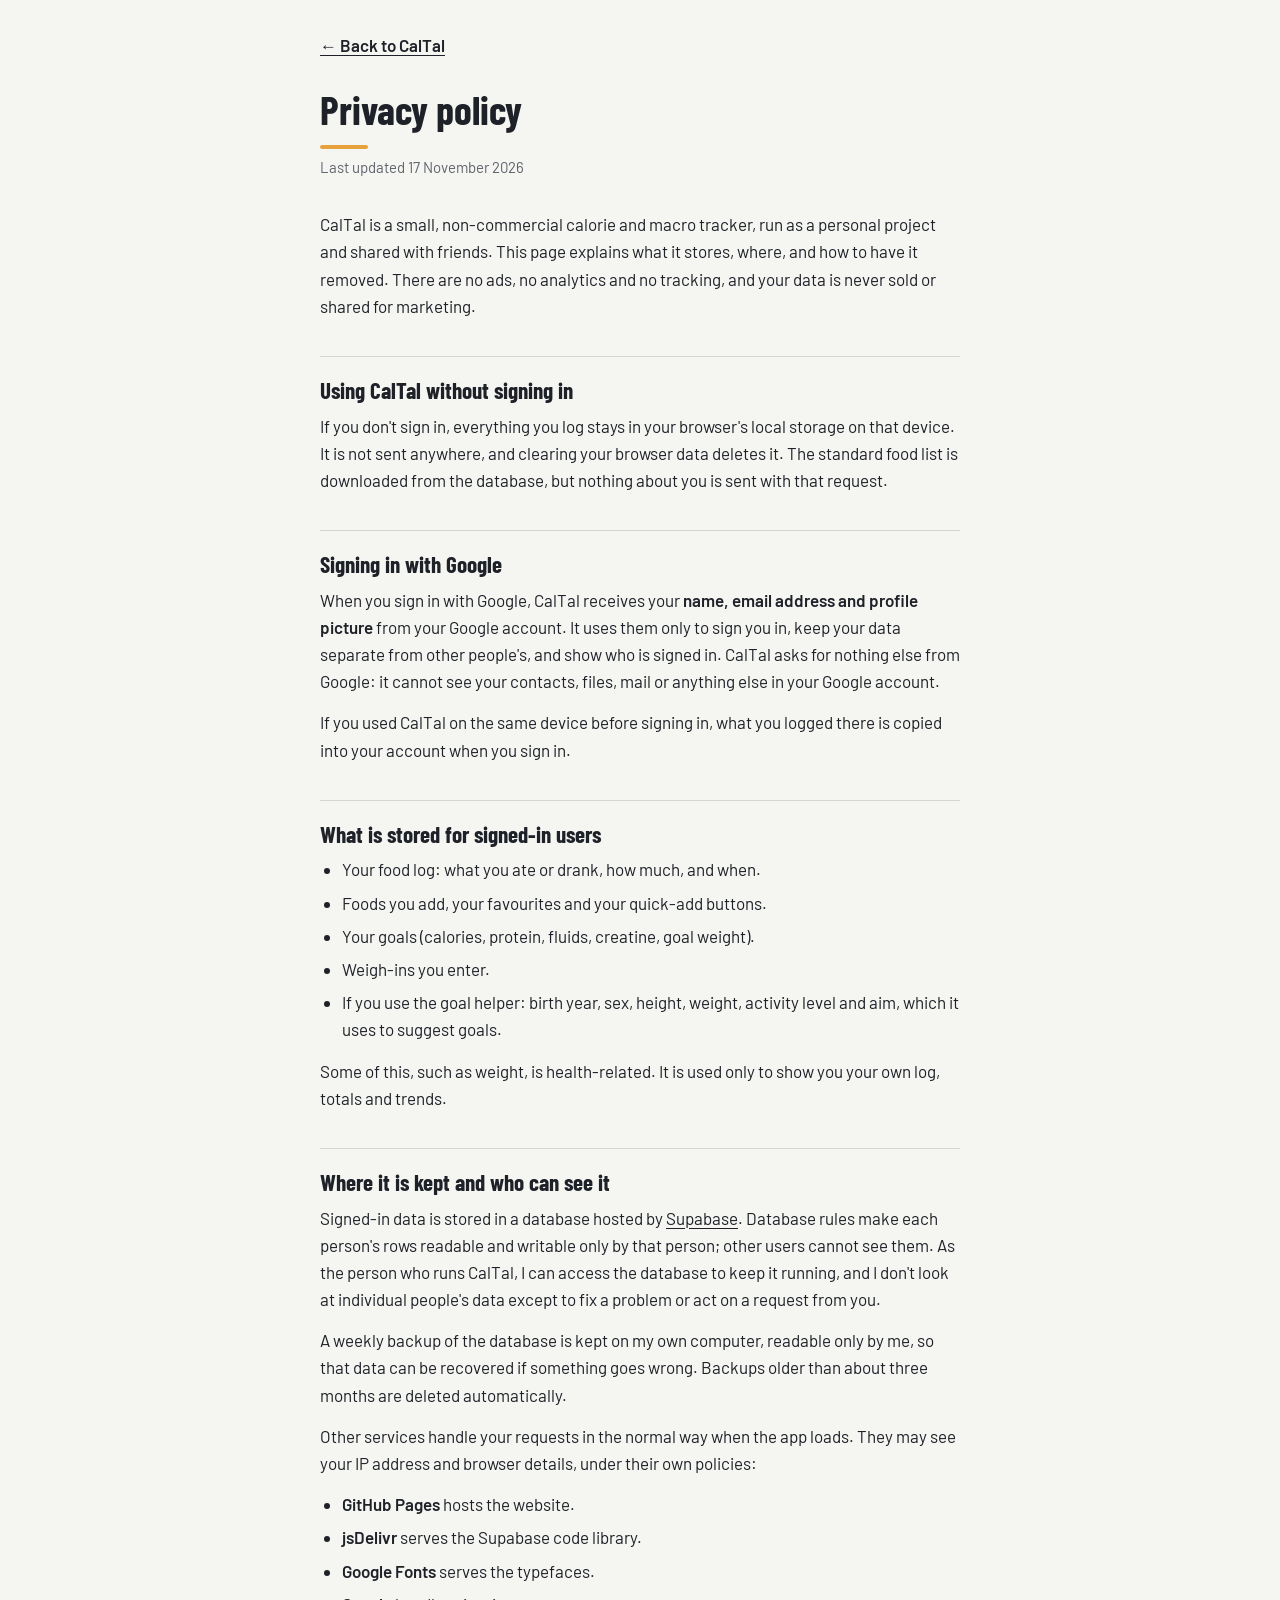
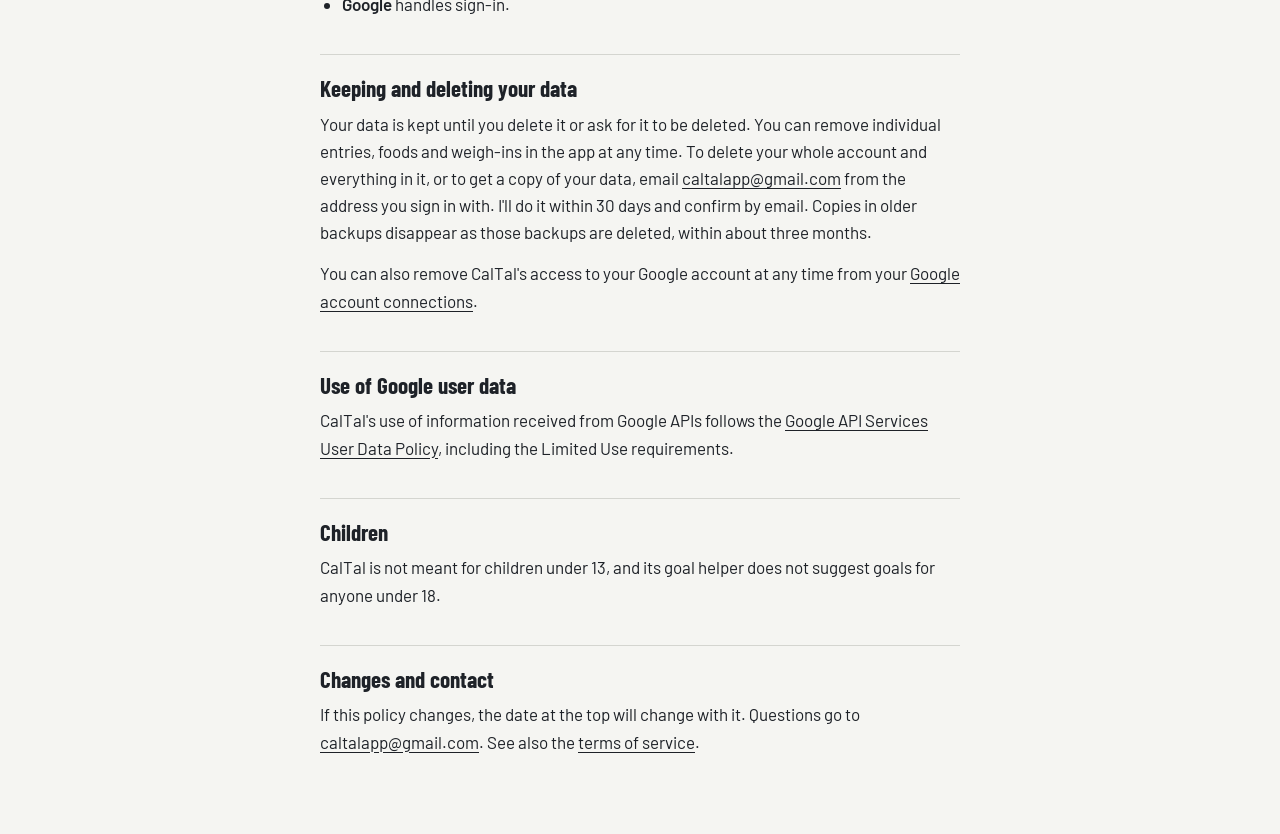
<file: privacy.html>
<!DOCTYPE html>
<html lang="en">
<head>
<meta charset="UTF-8">
<meta name="viewport" content="width=device-width, initial-scale=1.0">
<title>CalTal privacy policy</title>
<meta name="description" content="What CalTal stores, where, and how to have it deleted.">
<link rel="icon" type="image/png" href="[data-uri]">
<link rel="preconnect" href="https://fonts.googleapis.com">
<link rel="preconnect" href="https://fonts.gstatic.com" crossorigin>
<link rel="stylesheet" href="https://fonts.googleapis.com/css2?family=Barlow+Condensed:wght@600;700&family=Barlow:wght@400;600&display=swap">
<style>
  :root {
    color-scheme: light dark;
    --bg: #f5f5f2; --text: #1e2228; --text-dim: #5f646c; --border: #d4d5d0; --accent: #e8a23d; --link: #1e2228;
  }
  @media (prefers-color-scheme: dark) {
    :root { --bg: #15171b; --text: #e7e9ed; --text-dim: #9ea4ae; --border: #30343c; --link: #e8a23d; }
  }
  * { box-sizing: border-box; }
  body {
    margin: 0; background: var(--bg); color: var(--text);
    font: 400 17px/1.6 "Barlow", "Helvetica Neue", Arial, sans-serif;
    -webkit-text-size-adjust: 100%;
  }
  main { max-width: 680px; margin: 0 auto; padding: 32px 20px 64px; }
  .back { display: inline-block; margin-bottom: 28px; font-weight: 600; }
  h1 { font: 700 40px/1.1 "Barlow Condensed", "Arial Narrow", sans-serif; margin: 0 0 6px; }
  h1::after { content: ""; display: block; width: 48px; height: 4px; margin-top: 14px; background: var(--accent); border-radius: 2px; }
  .updated { color: var(--text-dim); margin: 0 0 32px; font-size: 15px; }
  h2 { font: 700 23px/1.2 "Barlow Condensed", "Arial Narrow", sans-serif; margin: 36px 0 8px; padding-top: 20px; border-top: 1px solid var(--border); }
  p, ul { margin: 0 0 14px; }
  ul { padding-left: 22px; }
  li { margin-bottom: 6px; }
  a { color: var(--link); text-underline-offset: 3px; }
  a:focus-visible { outline: 2px solid var(--accent); outline-offset: 2px; border-radius: 2px; }
  strong { font-weight: 600; }
</style>
</head>
<body>
<main>
  <a class="back" href="./">← Back to CalTal</a>
  <h1>Privacy policy</h1>
  <p class="updated">Last updated 17 November 2026</p>

  <p>CalTal is a small, non-commercial calorie and macro tracker, run as a personal project and shared with friends. This page explains what it stores, where, and how to have it removed. There are no ads, no analytics and no tracking, and your data is never sold or shared for marketing.</p>

  <h2>Using CalTal without signing in</h2>
  <p>If you don't sign in, everything you log stays in your browser's local storage on that device. It is not sent anywhere, and clearing your browser data deletes it. The standard food list is downloaded from the database, but nothing about you is sent with that request.</p>

  <h2>Signing in with Google</h2>
  <p>When you sign in with Google, CalTal receives your <strong>name, email address and profile picture</strong> from your Google account. It uses them only to sign you in, keep your data separate from other people's, and show who is signed in. CalTal asks for nothing else from Google: it cannot see your contacts, files, mail or anything else in your Google account.</p>
  <p>If you used CalTal on the same device before signing in, what you logged there is copied into your account when you sign in.</p>

  <h2>What is stored for signed-in users</h2>
  <ul>
    <li>Your food log: what you ate or drank, how much, and when.</li>
    <li>Foods you add, your favourites and your quick-add buttons.</li>
    <li>Your goals (calories, protein, fluids, creatine, goal weight).</li>
    <li>Weigh-ins you enter.</li>
    <li>If you use the goal helper: birth year, sex, height, weight, activity level and aim, which it uses to suggest goals.</li>
  </ul>
  <p>Some of this, such as weight, is health-related. It is used only to show you your own log, totals and trends.</p>

  <h2>Where it is kept and who can see it</h2>
  <p>Signed-in data is stored in a database hosted by <a href="https://supabase.com/privacy">Supabase</a>. Database rules make each person's rows readable and writable only by that person; other users cannot see them. As the person who runs CalTal, I can access the database to keep it running, and I don't look at individual people's data except to fix a problem or act on a request from you.</p>
  <p>A weekly backup of the database is kept on my own computer, readable only by me, so that data can be recovered if something goes wrong. Backups older than about three months are deleted automatically.</p>
  <p>Other services handle your requests in the normal way when the app loads. They may see your IP address and browser details, under their own policies:</p>
  <ul>
    <li><strong>GitHub Pages</strong> hosts the website.</li>
    <li><strong>jsDelivr</strong> serves the Supabase code library.</li>
    <li><strong>Google Fonts</strong> serves the typefaces.</li>
    <li><strong>Google</strong> handles sign-in.</li>
  </ul>

  <h2>Keeping and deleting your data</h2>
  <p>Your data is kept until you delete it or ask for it to be deleted. You can remove individual entries, foods and weigh-ins in the app at any time. To delete your whole account and everything in it, or to get a copy of your data, email <a href="mailto:caltalapp@gmail.com">caltalapp@gmail.com</a> from the address you sign in with. I'll do it within 30 days and confirm by email. Copies in older backups disappear as those backups are deleted, within about three months.</p>
  <p>You can also remove CalTal's access to your Google account at any time from your <a href="https://myaccount.google.com/connections">Google account connections</a>.</p>

  <h2>Use of Google user data</h2>
  <p>CalTal's use of information received from Google APIs follows the <a href="https://developers.google.com/terms/api-services-user-data-policy">Google API Services User Data Policy</a>, including the Limited Use requirements.</p>

  <h2>Children</h2>
  <p>CalTal is not meant for children under 13, and its goal helper does not suggest goals for anyone under 18.</p>

  <h2>Changes and contact</h2>
  <p>If this policy changes, the date at the top will change with it. Questions go to <a href="mailto:caltalapp@gmail.com">caltalapp@gmail.com</a>. See also the <a href="terms.html">terms of service</a>.</p>
</main>
</body>
</html>
</file>
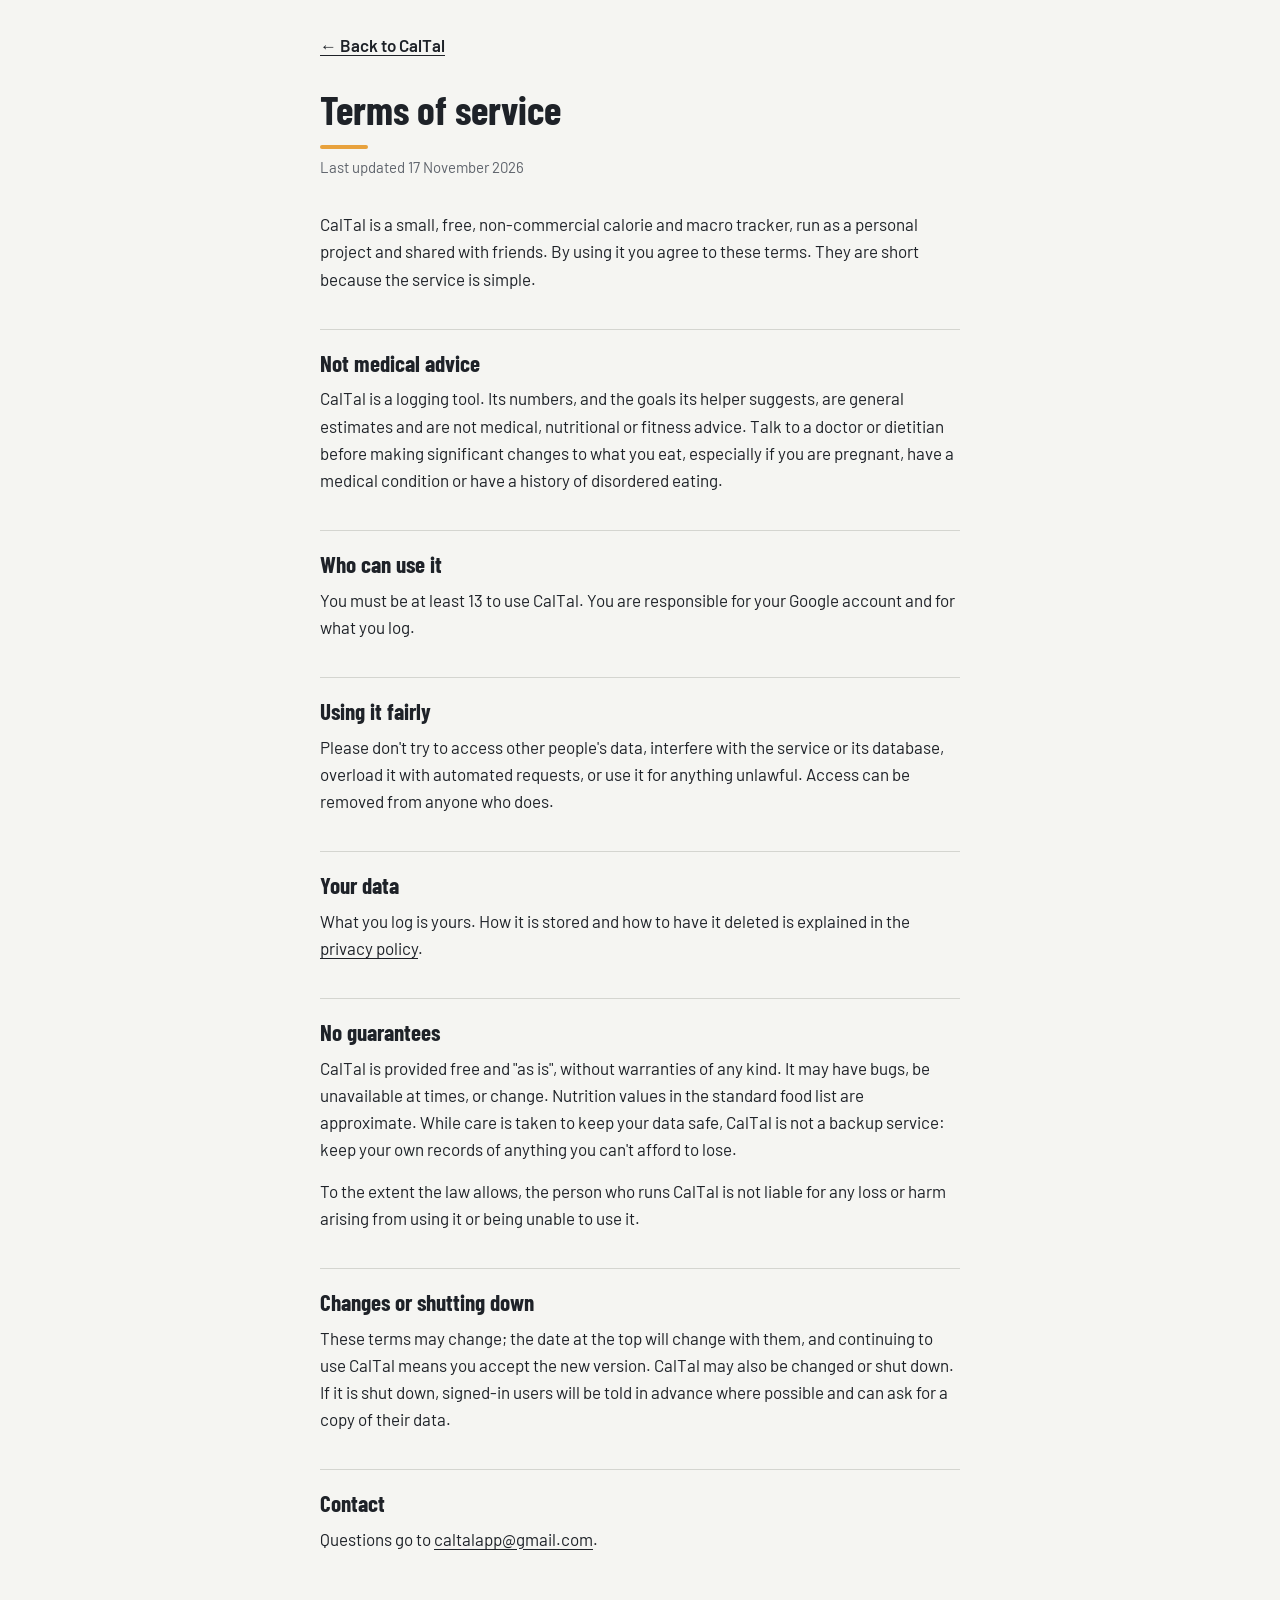
<file: terms.html>
<!DOCTYPE html>
<html lang="en">
<head>
<meta charset="UTF-8">
<meta name="viewport" content="width=device-width, initial-scale=1.0">
<title>CalTal terms of service</title>
<meta name="description" content="The terms for using CalTal.">
<link rel="icon" type="image/png" href="[data-uri]">
<link rel="preconnect" href="https://fonts.googleapis.com">
<link rel="preconnect" href="https://fonts.gstatic.com" crossorigin>
<link rel="stylesheet" href="https://fonts.googleapis.com/css2?family=Barlow+Condensed:wght@600;700&family=Barlow:wght@400;600&display=swap">
<style>
  :root {
    color-scheme: light dark;
    --bg: #f5f5f2; --text: #1e2228; --text-dim: #5f646c; --border: #d4d5d0; --accent: #e8a23d; --link: #1e2228;
  }
  @media (prefers-color-scheme: dark) {
    :root { --bg: #15171b; --text: #e7e9ed; --text-dim: #9ea4ae; --border: #30343c; --link: #e8a23d; }
  }
  * { box-sizing: border-box; }
  body {
    margin: 0; background: var(--bg); color: var(--text);
    font: 400 17px/1.6 "Barlow", "Helvetica Neue", Arial, sans-serif;
    -webkit-text-size-adjust: 100%;
  }
  main { max-width: 680px; margin: 0 auto; padding: 32px 20px 64px; }
  .back { display: inline-block; margin-bottom: 28px; font-weight: 600; }
  h1 { font: 700 40px/1.1 "Barlow Condensed", "Arial Narrow", sans-serif; margin: 0 0 6px; }
  h1::after { content: ""; display: block; width: 48px; height: 4px; margin-top: 14px; background: var(--accent); border-radius: 2px; }
  .updated { color: var(--text-dim); margin: 0 0 32px; font-size: 15px; }
  h2 { font: 700 23px/1.2 "Barlow Condensed", "Arial Narrow", sans-serif; margin: 36px 0 8px; padding-top: 20px; border-top: 1px solid var(--border); }
  p, ul { margin: 0 0 14px; }
  ul { padding-left: 22px; }
  li { margin-bottom: 6px; }
  a { color: var(--link); text-underline-offset: 3px; }
  a:focus-visible { outline: 2px solid var(--accent); outline-offset: 2px; border-radius: 2px; }
  strong { font-weight: 600; }
</style>
</head>
<body>
<main>
  <a class="back" href="./">← Back to CalTal</a>
  <h1>Terms of service</h1>
  <p class="updated">Last updated 17 November 2026</p>

  <p>CalTal is a small, free, non-commercial calorie and macro tracker, run as a personal project and shared with friends. By using it you agree to these terms. They are short because the service is simple.</p>

  <h2>Not medical advice</h2>
  <p>CalTal is a logging tool. Its numbers, and the goals its helper suggests, are general estimates and are not medical, nutritional or fitness advice. Talk to a doctor or dietitian before making significant changes to what you eat, especially if you are pregnant, have a medical condition or have a history of disordered eating.</p>

  <h2>Who can use it</h2>
  <p>You must be at least 13 to use CalTal. You are responsible for your Google account and for what you log.</p>

  <h2>Using it fairly</h2>
  <p>Please don't try to access other people's data, interfere with the service or its database, overload it with automated requests, or use it for anything unlawful. Access can be removed from anyone who does.</p>

  <h2>Your data</h2>
  <p>What you log is yours. How it is stored and how to have it deleted is explained in the <a href="privacy.html">privacy policy</a>.</p>

  <h2>No guarantees</h2>
  <p>CalTal is provided free and "as is", without warranties of any kind. It may have bugs, be unavailable at times, or change. Nutrition values in the standard food list are approximate. While care is taken to keep your data safe, CalTal is not a backup service: keep your own records of anything you can't afford to lose.</p>
  <p>To the extent the law allows, the person who runs CalTal is not liable for any loss or harm arising from using it or being unable to use it.</p>

  <h2>Changes or shutting down</h2>
  <p>These terms may change; the date at the top will change with them, and continuing to use CalTal means you accept the new version. CalTal may also be changed or shut down. If it is shut down, signed-in users will be told in advance where possible and can ask for a copy of their data.</p>

  <h2>Contact</h2>
  <p>Questions go to <a href="mailto:caltalapp@gmail.com">caltalapp@gmail.com</a>.</p>
</main>
</body>
</html>
</file>
